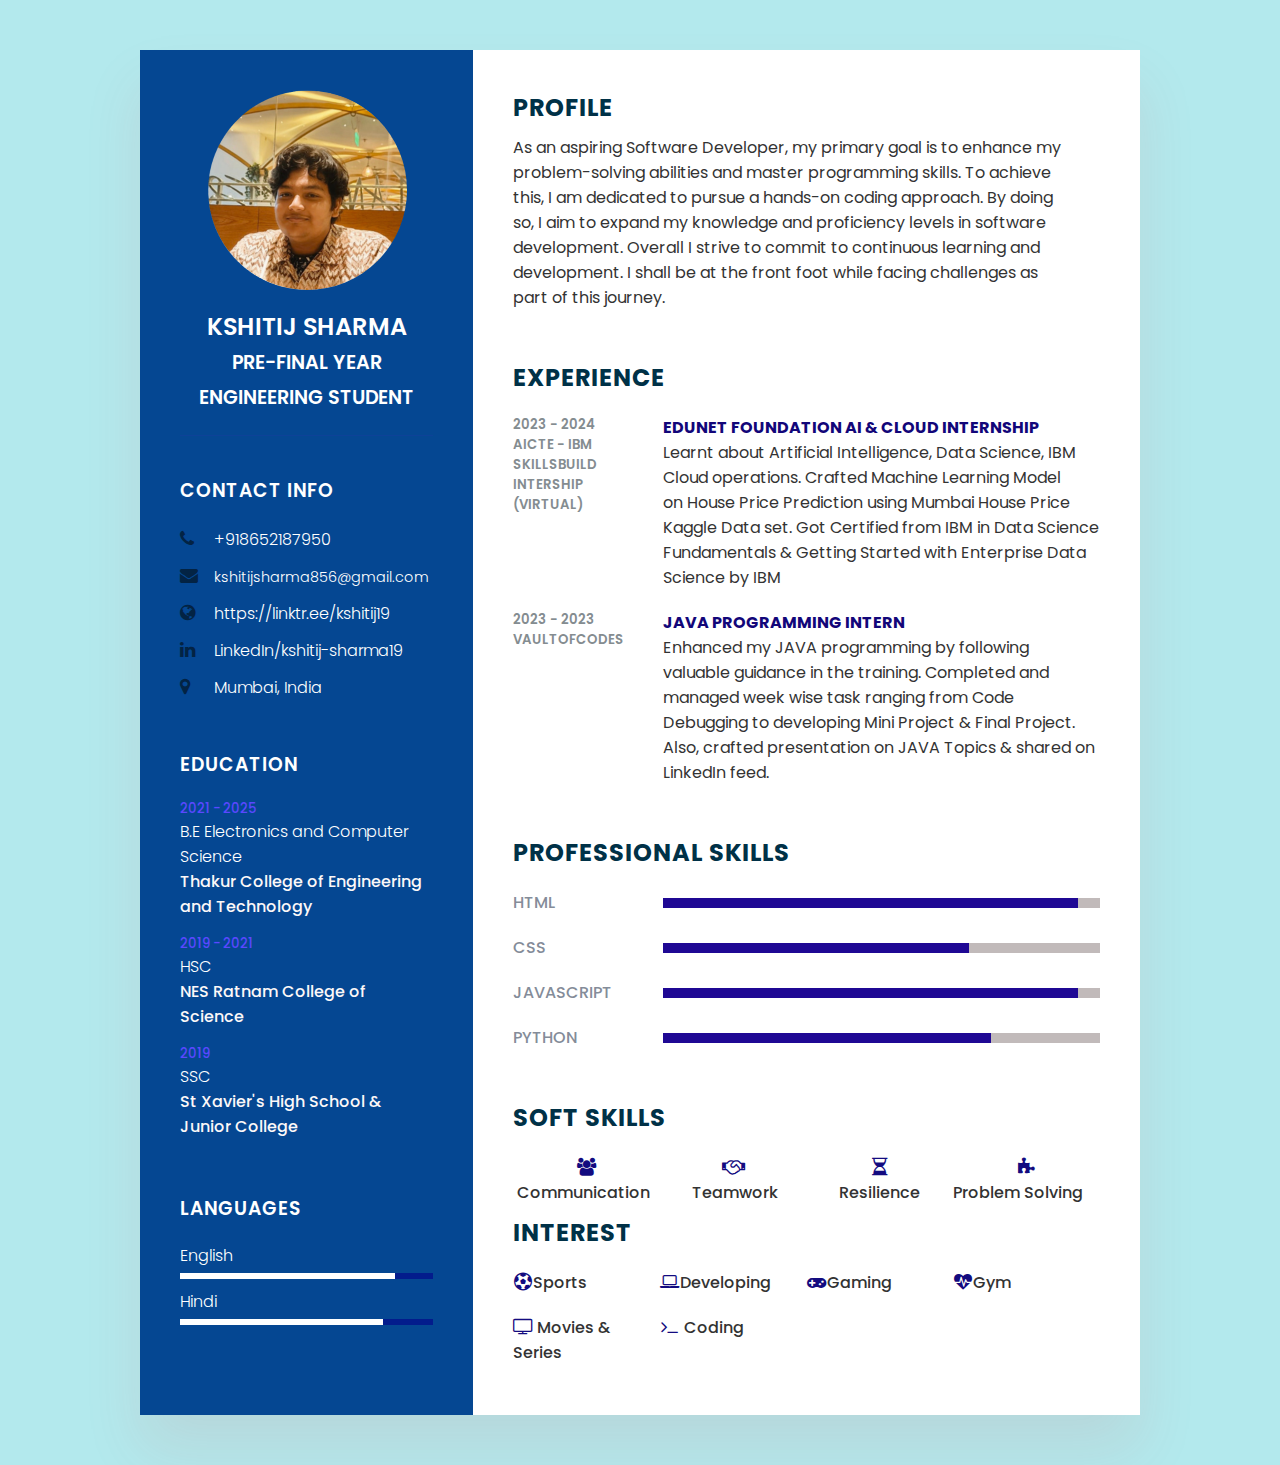
<file: Interactive Resume/index.html>
<!DOCTYPE html>
<html lang="en">
<head>
    <meta name="viewport" content="width=device-width, initial-scale=1.0">
    <title>Kshitij Sharma Resume</title>
    <link rel="stylesheet" href="https://cdnjs.cloudflare.com/ajax/libs/font-awesome/4.7.0/css/font-awesome.css" integrity="sha512-5A8nwdMOWrSz20fDsjczgUidUBR8liPYU+WymTZP1lmY9G6Oc7HlZv156XqnsgNUzTyMefFTcsFH/tnJE/+xBg==" crossorigin="anonymous" referrerpolicy="no-referrer" />
    <link rel="stylesheet" type="text/css" href="style.css">
</head>
<body>
    <div class="container">
        <div class="left_Side">
            <div class="profileText">
                <div class="imgBx">
                    <img src="b1.png">
                </div>
                <h2>Kshitij Sharma<br><span>Pre-Final Year Engineering Student</span></h2>
            </div>
            <div class="contactInfo">
            <h3 class="title">Contact Info</h3>
            <ul>
                <li>
                    <span class="icon"><i class="fa fa-phone" aria-hidden="true"></i></span>
                    <span class="text"><a href="tel:+918652187950">+918652187950</a></span>
                </li>
                <li>
                    <span class="icon"><i class="fa fa-envelope" aria-hidden="true"></i></span>
                    <span id="email"><a href="mailto:kshitijsharma856@gmail.com">kshitijsharma856@gmail.com</a></span>
                </li>
                <li>
                    <span class="icon"><i class="fa fa-globe" aria-hidden="true"></i></span>
                    <span class="text"><a href="https://linktr.ee/kshitij19" target="_blank">https://linktr.ee/kshitij19</a></span>
                </li>
                <li>
                    <span class="icon"><i class="fa fa-linkedin" aria-hidden="true"></i></span>
                    <span id="linkedin"><a href="https://www.linkedin.com/in/kshitij-sharma19/" target="_blank">LinkedIn/kshitij-sharma19</a></span>
                </li>
                <li>
                    <span class="icon"><i class="fa fa-map-marker" aria-hidden="true"></i></span>
                    <span class="text">Mumbai, India</span>
                </li>
            </ul>
        </div>
        <div class="contactInfo education">
            <h3 class="title">EDUCATION</h3>
            <ul>
                <li>
                   <h5>2021 - 2025</h5>
                   <h4> B.E Electronics and Computer Science</h4>
                   <h4>Thakur College of Engineering and Technology </h4>
                </li>
                <li>
                    <h5>2019 - 2021</h5>
                    <h4> HSC </h4>
                    <h4>NES Ratnam College of Science</h4>
                 </li>
                 <li>
                    <h5>2019</h5>
                    <h4>SSC</h4>
                    <h4>St Xavier's High School & Junior College</h4>
                 </li>
            </ul>
        </div>
        <div class="contactInfo language">
            <h3 class="title">LANGUAGES</h3>
            <ul>
                <li>
                    <span class="text">English</span>
                    <div class="percent">
                    <div style="width: 85%;"></div>
                </li>
                <li>
                    <span class="text">Hindi</span>
                    <div class="percent">
                    <div style="width: 80%;"></div>
                </li>
            </ul>
    </div>
    </div>
  <div class="right_Side">
  <div class="about">
    <h2 class="title2">Profile</h2>
    <p>As an aspiring Software Developer, my primary goal is to enhance my <br>problem-solving abilities and master programming skills. 
        To achieve <br>this, I am dedicated to pursue a hands-on coding approach. 
        By doing <br>so, I aim to expand my knowledge and proficiency levels in software development. 
        Overall I strive to commit to continuous learning and development. 
        I shall be at the front foot while facing challenges as<br> part of this journey.</p>
  </div>
  <div class="about">
    <h2 class="title2">Experience</h2>
    <div class="box">
        <div class="year_company">
<h5>2023 - 2024</h5>
<h5>AICTE - IBM SkillsBuild <br> Intership <br>(Virtual) </h5>
        </div>
        <div class="text">
        <h4>Edunet Foundation AI & Cloud Internship</h4>
        <p>Learnt about Artificial Intelligence, Data Science, IBM Cloud operations.
            Crafted Machine Learning Model <br>on House Price Prediction using Mumbai House Price Kaggle Data set.
            Got Certified from IBM in Data Science Fundamentals & Getting Started with Enterprise Data Science by IBM </p>
    </div>
</div>
  <div class="box">
    <div class="year_company">
<h5>2023 - 2023</h5>
<h5>VaultOfCodes</h5>
    </div>
    <div class="text">
    <h4>JAVA Programming Intern</h4>
    <p>Enhanced my JAVA programming by following valuable guidance in the training.
        Completed and managed week wise task ranging from Code Debugging to developing Mini Project & Final Project.
        Also, crafted presentation on JAVA Topics & shared on LinkedIn feed. </p>
</div>
</div>
</div>
<div class="about skills">
    <h2 class="title2">Professional Skills</h2>
<div class="box">
    <h4>Html</h4>
    <div class="percent">
    <div style="width:95%;"></div>
</div>
</div>
<div class="box">
    <h4>CSS</h4>
    <div class="percent">
    <div style="width: 70%;"></div>
</div>
</div>
<div class="box">
    <h4>JAVASCRIPT</h4>
    <div class="percent">
    <div style="width: 95%;"></div>
</div>
</div>
<div class="box">
    <h4>PYTHON</h4>
    <div class="percent">
    <div style="width:75%;"></div>
</div>
</div>
</div>
<div class="softskills">
    <h2 class="title3">Soft Skills</h2>
    <ul class>
        <li text-align="center"><i class="fa fa-users" aria-hidden="true" ></i><br>&nbsp;Communication</li>
        <li text-align="center"><i class="fa fa-handshake-o" aria-hidden="true"></i><br>&emsp;&emsp;Teamwork</li>
        <li text-align="center"><i class="fa fa-hourglass-half" aria-hidden="true"></i><br>&emsp;&emsp;Resilience</li>
        <li text-align="center"><i class="fa fa-puzzle-piece" aria-hidden="truetext-align: center;"></i><br>Problem Solving</li>
    </ul>
</div>
<div class="About interest">
    <h2 class="title2">Interest</h2>
    <ul>
        <li><i class="fa fa-futbol-o" aria-hidden="true"></i>Sports</li>
        <li><i class="fa fa-laptop" aria-hidden="true"></i>Developing</li>
        <li><i class="fa fa-gamepad" aria-hidden="true"></i>Gaming</li>
        <li><i class="fa fa-heartbeat" aria-hidden="true"></i>Gym</li>
        <li><i class="fa fa-television" aria-hidden="true"></i>&nbsp;Movies & Series</li>
        <li><i class="fa fa-terminal" aria-hidden="true"></i>&nbsp;Coding</li>
    </ul>
</div>
  </div>
    </div>
</body>
</html>
</file>
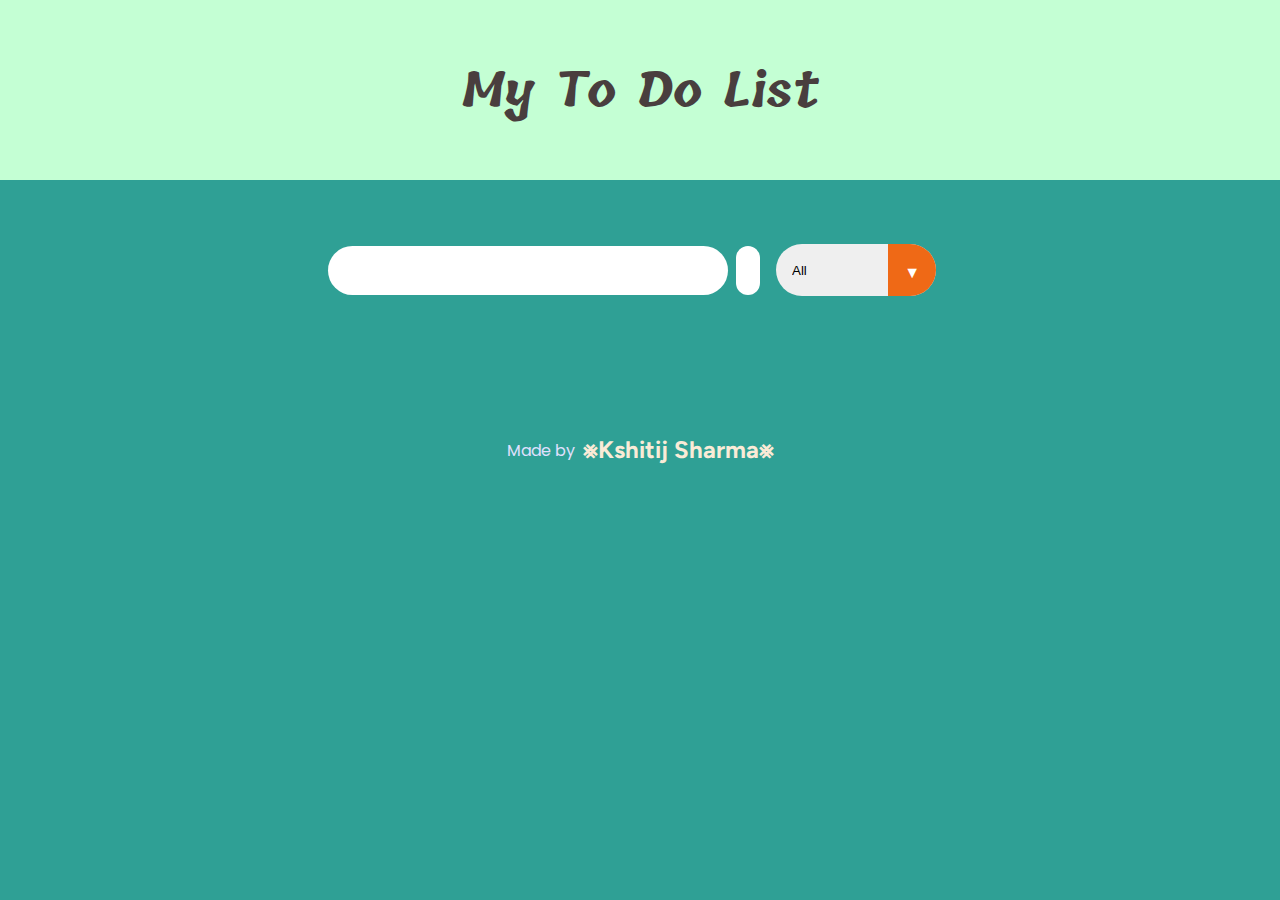
<file: To Do List App/index.html>
<!DOCTYPE html>
<html lang="en">
<head>
    <meta charset="UTF-8">
    <meta http-equiv="X-UA-Compatible" content="IE=edge">
    <meta name="viewport" content="width=device-width, initial-scale=1.0">
    <!-- Google Fonts -->
    <link rel="preconnect" href="https://fonts.googleapis.com">
    <link rel="preconnect" href="https://fonts.gstatic.com" crossorigin>
    <link href="https://fonts.googleapis.com/css2?family=Poppins&display=swap" rel="stylesheet">
    <!-- Font Awesome cdn css -->
    <link rel="stylesheet" href="https://cdnjs.cloudflare.com/ajax/libs/font-awesome/5.15.3/css/all.min.css" integrity="sha512-iBBXm8fW90+nuLcSKlbmrPcLa0OT92xO1BIsZ+ywDWZCvqsWgccV3gFoRBv0z+8dLJgyAHIhR35VZc2oM/gI1w==" crossorigin="anonymous" referrerpolicy="no-referrer" />
    <link rel="stylesheet" href="./styles.css">
    <title>To Do List</title>
</head>
<body>

    <header>
        <h1>My To Do List</h1>
    </header>
    <form action="">
        <input type="text" class="todo-input">
        <button class="todo-button" type="submit">
            <i class="fas fa-plus-circle fa-lg"></i>
        </button>
        <div class="select">
            <select name="todos" class="filter-todo">
                <option value="all">All</option>
                <option value="completed">Completed</option>
                <option value="incomplete">Incomplete</option>
            </select>
        </div>
    </form>

    <div class="todo-container">
        <ul class="todo-list"></ul>
    </div>
    <div id="footer">Made by &nbsp; <h2>⨳Kshitij Sharma⨳</h2> </div>

    <script src="./script.js"></script>
    
</body>
</html>
</file>
<file: Interactive Resume/style.css>
@import url('https://fonts.googleapis.com/css?family=Poppins:200,300,400,500,600,700,800,900&display=swap');
*
{ 
    margin:0;
    padding:0;
    box-sizing:border-box;
    font-family: 'Poppins', sans-serif;

}
body
{
    background: rgba(111, 213, 220, 0.527);
    display: flex;
    justify-content: center;
    align-items: center;
    min-height:100vh;
}
.container
{
    position: relative;
    width: 100%;
    max-width: 1000px;
    min-height: 1000px;
    background: #fff;
    margin:50px;
    display: grid;
    grid-template-columns: 1fr 2fr ;
    box-shadow: 0 35px 55px rgba(211, 68, 68, 0.1);
}
.container .left_Side
{
    position: relative;
    background: #054792;
    padding: 40px;
}
.profileText
{
    position: relative;
    display:flex;
    flex-direction: column;
    align-items: center;
    padding-bottom: 20px;
    border-bottom: 1px solid rgba(46, 50, 179, 0.2);
}
.profileText .imgBx
{
    position:relative;
    width: 200px;
    height:200px;
    border-radius: 50%;
    overflow:hidden;

}
.profileText .imgBx img
{
    position: absolute;
    top: 0;
    left: 0;
    width: 100%;
    height: 100%;
    object-fit: cover;
}
.profileText h2
{
    color: #fff;
    font-size: 1.5em;
    margin-top: 20px;
    text-transform: uppercase;
    text-align: center;
    font-weight: 600;
    line-height: 1.4em;
}
.profileText h2 span
{
    font-size: 0.8em;
    font-style: 300;
}
.contactInfo
{
    padding-top: 40px ;
}
.title
{
    color: #fff;
    text-transform: uppercase;
    font-weight: 600;
    letter-spacing: 1px;
    margin-bottom: 20px;

}

.contactInfo ul
{
position: relative;
}
.contactInfo #email {
    font-size: 0.9rem;
}
.contactInfo #linkedin {
    font-size: medium;

}
a:link, a:visited {
    text-decoration: none;
    background-color: #054792;
    font-family: 'Poppins', sans-serif;
    color: white;
}

.contactInfo ul li
{
position: relative;
list-style: none;
margin: 10px 0;
cursor: pointer;
}
.contactInfo ul li .icon
{
    display: inline-block;
    width: 30px;
    font-size: 18px;
    color: #032344;
}
.contactInfo ul li span
{
    color: #fff;
    font-weight: 300;
}
.contactInfo.education li
{
margin-bottom: 15px;

}
.contactInfo.education h5
{
    color: rgb(90, 72, 255);
    font-weight: 500;
}
.contactInfo.education h4
{
    color: rgb(252, 248, 248);
    font-weight: 500;
}
.contactInfo.education h4:nth-child(2)
{
color: #fff;
font-weight: 300;
}
.contactInfo.language .percent
{
    position: relative;
    width: 100%;
    height: 6px;
    background: #031c8c;
    display: block;
    margin-top: 5px;
}
.contactInfo.language .percent div
{
    position: absolute;
    top: 0;
    left: 0;
    height: 100%;
    background: #ffffff;
}
.container .right_Side
{
    position: relative;
    background: #fff;
    padding: 40px;
}
.about 
{
    margin-bottom: 50px;

}
.about:last-child
{
    margin-bottom: 0;
}
.title2
{
    color:#003147;
    text-transform: uppercase;
    letter-spacing: 1px;
    margin-bottom: 10px;
}
.title3
{
    color:#003147;
    text-transform: uppercase;
    letter-spacing: 1px;
    margin-bottom: 10px;
}
p
{
    color: #333;
}
.about .box
{
    display:flex ;
    flex-direction: row;
    margin: 20px 0;
}
.about .box .year_company
{
    min-width: 150px;
}
.about .box .year_company h5
{
    text-transform: uppercase;
    color: #848c90;
    font-weight: 600;
}
.about .box .text h4{
    text-transform: uppercase;
    color: rgb(18, 6, 121);
    font-size: 16px;
}
.skills .box
{
    position: relative;
    width: 100%;
    display:grid;
    grid-template-columns: 150px 1fr;
    justify-content: center;
align-items: center;
}
.skills .box h4
{
    text-transform: uppercase;
    color: #848c99;
    font-weight: 500;

}
.skills .box .percent
{
    position: relative;
    width: 100%;
    height: 10px;
background: #c1baba;
}
.skills .box .percent div 
{
position: absolute;
top: 0;
left: 00;
height: 100%;
background: rgb(31, 8, 148);
}
.interest ul{
    display: grid;
    grid-template-columns: repeat(4,1fr);
}
.interest ul li 
{
    list-style: none;
    color: #333;
    font-weight: 500;
    margin: 10px 0;
}
.interest ul li .fa 
{
    color: #130b80;
    font-size: 18px;
    width: 20px;
}

.softskills ul{
    display: grid;
    grid-template-columns: repeat(4,1fr);
}
.softskills ul li 
{
    list-style: none;
    color: #333;
    font-weight: 500;
    margin: 10px 0;
}
.softskills ul li .fa 
{
    color: #130b80;
    font-size: 18px;
    width: 20px;
    display: inline-block;
    width: 100%;
}
i{
    text-align:center;
}
</file>
<file: To Do List App/styles.css>
@import url('https://fonts.googleapis.com/css2?family=Figtree:wght@800&display=swap');
@import url('https://fonts.googleapis.com/css2?family=Tillana:wght@800&display=swap');
* {
    margin: 0;
    padding: 0;
    box-sizing: border-box;
}

body {
    background-color: rgb(47, 160, 149);
    color: white;
    font-family: "Poppins", sans-serif;
    min-height: 100vh;
}

header {
    font-size: 1.5rem;
    font-family: 'Tillana', 'Lucida Sans', 'Lucida Sans Regular', 'Lucida Grande';
    background-color: rgb(196, 255, 212);
    color: rgb(73, 62, 62);
}

header, 
form {
    min-height: 20vh;
    display: flex;
    justify-content: center;
    align-items: center;
}

form input, 
form button {
    padding: 0.5rem;
    padding-left: 1rem;
    font-size: 1.8rem;
    border: none;
    background: white;
    border-radius: 2rem;
}

form button {
    color: rgb(253, 112, 19);
    background: white;
    cursor: pointer;
    transition: all 0.3 ease;
    margin-left: 0.5rem;
}

form button:hover {
    color: white;
    background: rgb(255, 133, 58);
}

.fa-plus-circle {
    margin-top: 0.3rem;
    margin-left: -8px;
}

.todo-container {
    display: flex;
    justify-content: center;
    align-items: center;
}

.todo-list {
    min-width: 30%;
    list-style: none;
}

.todo {
    margin: 0.5rem;
    padding-left: 0.5rem;
    background: white;
    color: black;
    font-size: 1.5rem;
    display: flex;
    justify-content: space-between;
    align-items: center;
    transition: 0.5s;
    border-radius: 2rem;
}

.todo li {
    flex: 1;
}

.trash-btn, 
.complete-btn {
    color: white;
    border: none;
    padding: 1rem;
    cursor: pointer;
    font-size: 1.5rem;
}

.complete-btn {
    background: rgb(140, 255, 0);
}

.trash-btn {
    border-top-right-radius: 1.75rem;
    border-bottom-right-radius: 1.75rem;
    background: rgb(171, 171, 171);
}

.todo-item {
    padding: 0rem 0.5rem;
}

.fa-trash, 
.fa-check-circle {
    pointer-events: none;
}

.completed {
    text-decoration: line-through;
    opacity: 0.5;
}

.slide {
    transform: translateX(10rem);
    opacity: 0;
}

select {
    -webkit-appearance: none;
    -moz-appearance: none;
    appearance: none;
    outline: none;
    border: none;
}

.select {
    margin: 1rem;
    position: relative;
    overflow: hidden;
    border-radius: 50px;
}

select {
    color:rgb(0, 0, 0);
    width: 10rem;
    height: 3.2rem;
    cursor: pointer;
    padding: 1rem;
}

.select::after {
    content: "\25BC";
    position: absolute;
    background:rgb(239, 105, 22);
    top: 0;
    right: 0;
    padding: 1rem;
    pointer-events: none;
    transition: all 0.3s ease;
}

.select::hover::after {
    background: white;
    color: rgb(255, 200, 0);
}


#footer {
    min-height: 20vh;
    display: flex;
    justify-content: center;
    align-items: center;
    color: rgb(224, 224, 255);
}

h2 {
    color: antiquewhite;
    font-family: 'Figtree', sans-serif;
    padding-bottom: 1.5px;
}
</file>
